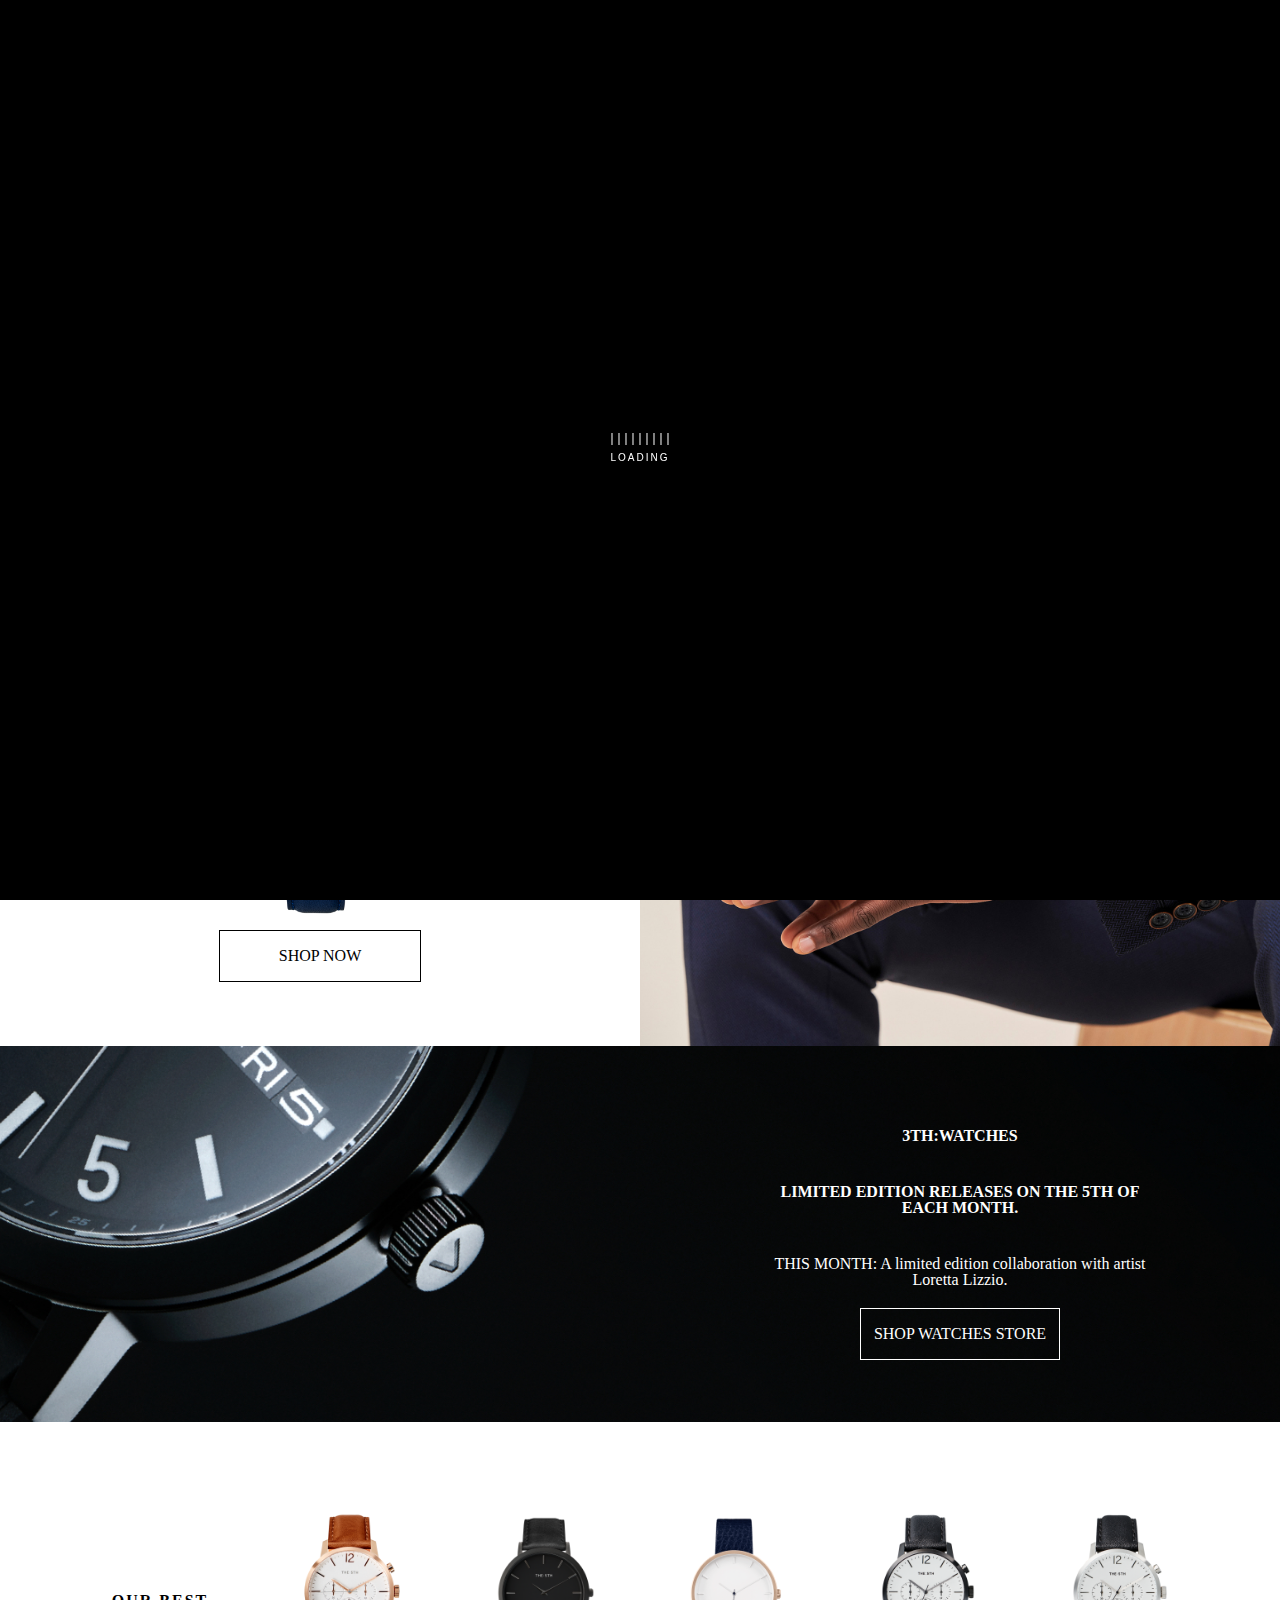
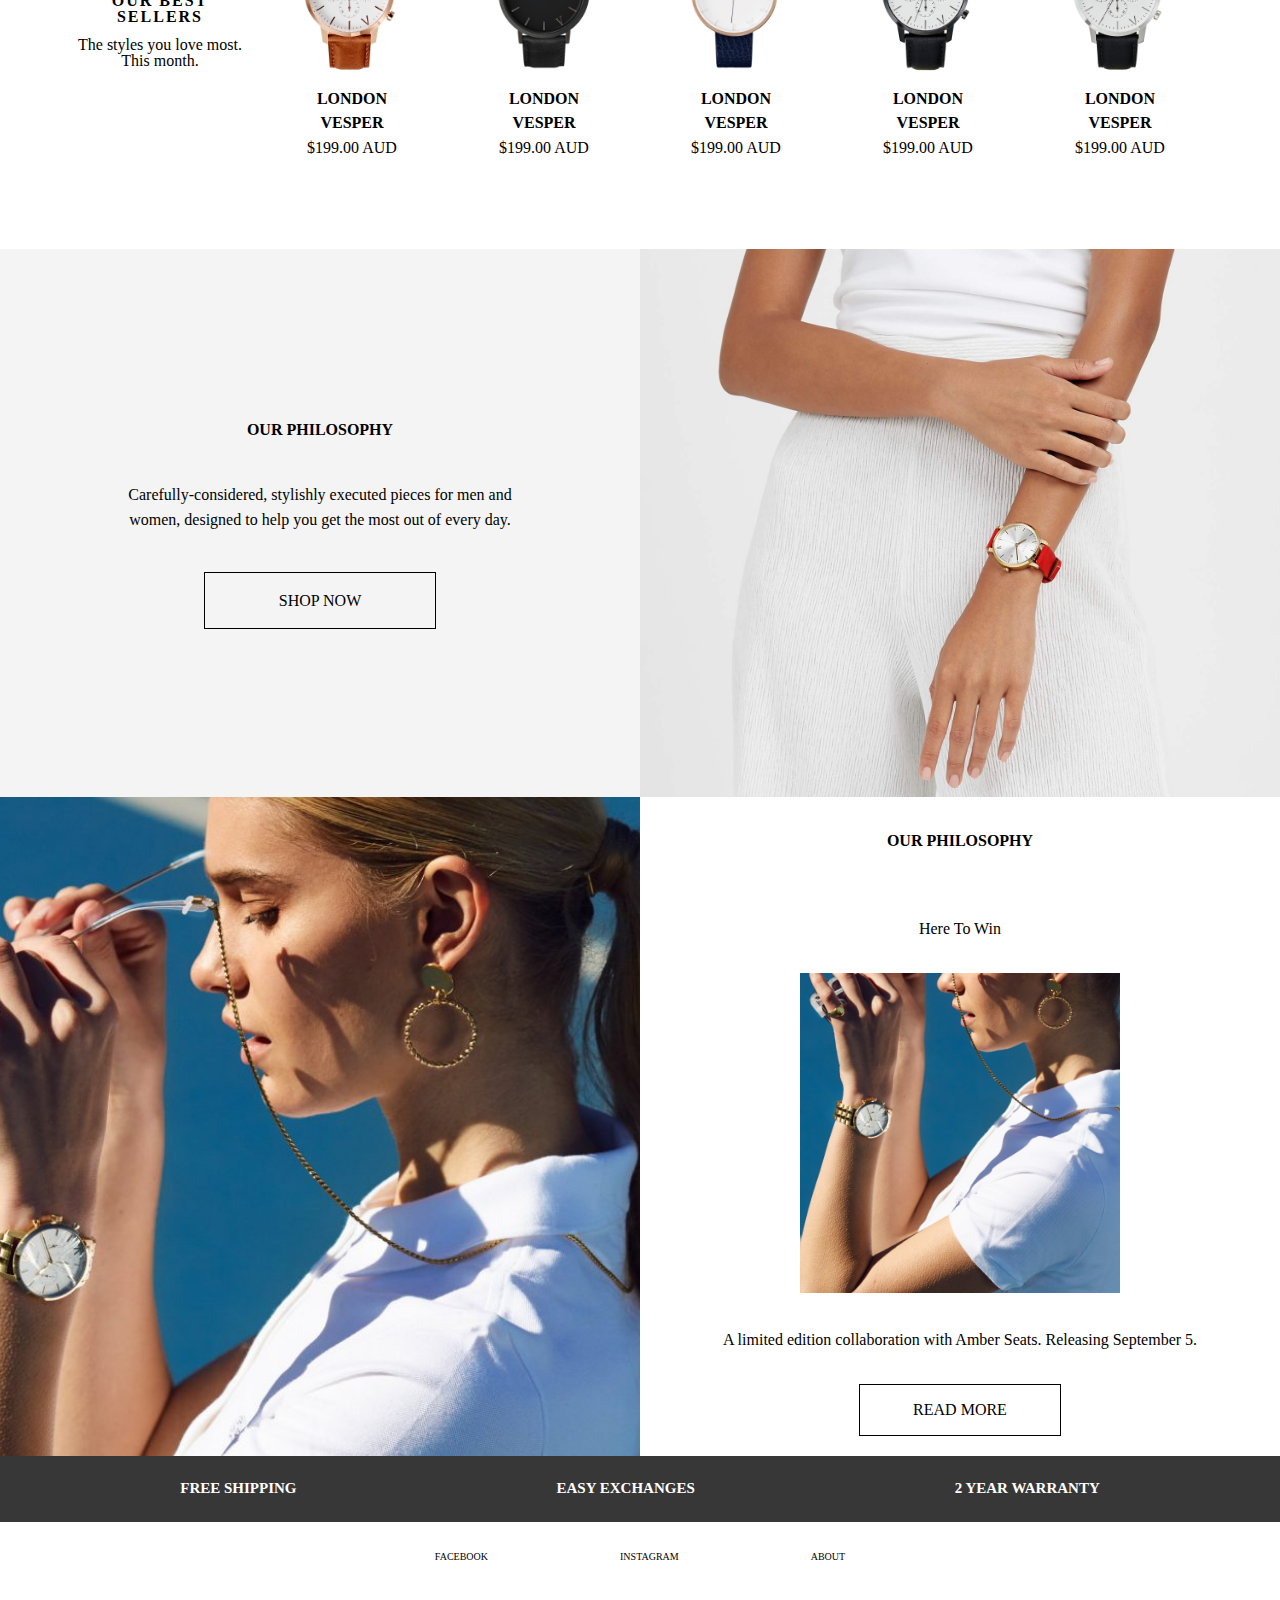
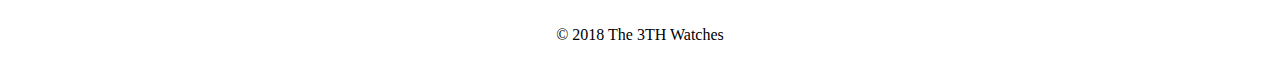
<file: index.html>
<!DOCTYPE html>
<html>

<head>
	<title>THE:3TH DESIRE</title>
	<meta charset="utf-8">
	<link rel="stylesheet" href="reset.css">
	<link rel="stylesheet" href="index.css">
	<meta name="viewport" content="width=device-width,initial-scale=1.0,
				maximum-scale=1.0,user-scalable=0,shrink-to-fit=no">
	<link href="https://fonts.googleapis.com/css?family=Crimson+Text:400,700|Playfair+Display:700" rel="stylesheet">
	<script src="https://ajax.googleapis.com/ajax/libs/jquery/2.1.3/jquery.min.js"></script>

	<script src="gotop.js"></script>
	<script src="loading.js"></script>





</head>

<body>
	<!--================ loading畫面 ================-->
	<div class="container" id="loading">
		<div class="preloader-1">
			<span class="line line-1"></span>
			<span class="line line-2"></span>
			<span class="line line-3"></span>
			<span class="line line-4"></span>
			<span class="line line-5"></span>
			<span class="line line-6"></span>
			<span class="line line-7"></span>
			<span class="line line-8"></span>
			<span class="line line-9"></span>
			<div class="loading">Loading</div>
		</div>
	</div>

	<!--================ 導覽列＋漢堡 ================-->
	<input type="checkbox" name="" id="menu-control">
	<header>
		<label class="hb" for="menu-control">
			<!-- <span class="hb-line"></span> -->
			<div id="nav-icon1">
				<span></span>
				<span></span>
				<span></span>
			</div>
		</label>
		<a id="logo1" href="index.html"><img src="logo.png" alt="LOGO"></a>
	</header>

	<nav>
		<ul class="menu">
			<li><a href="watches.html">
					<span class="menu-span">WATCHES</span>
				</a>
			</li>
			<li><a href="help.html">
					<span class="menu-span">GUIDE</span>
				</a></li>
			<li><a id="logo2" href="index.html"><img src="logo.png" alt="LOGO"></a></li>
			<li><a href="Journal.html">
					<span class="menu-span">JOURNAL</span>
				</a>
			</li>
			<li><a href="about.html">
					<span class="menu-span">ABOUT</span>
				</a>
			</li>
		</ul>
	</nav>
	<!--================ section1 ================-->
	<div class="space"></div>
	<div class="section1">
		<div class="wrapper s1-box clearfix">
			<div class="col-sm-12 col-md-6 ">
				<div class="s1-content-box">
					<p class="s1-title">STYLE</p>
					<p class="s1-text">It's a matter of black and white. Our design team has worked tirelessly to bring you pieces that
						will suit your style, no matter what it is.</p>
					<a href="watches.html">SHOP NOW</a>
				</div>
			</div>
		</div>
	</div>
	<!--================ section2 ================-->
	<!-- <div class="section2 clearfix">
		<div class="col-sm-12 col-md-6">
			<div class="s2-firstBox">
				<h2>NEW : PRODUCT</h2>
				<p>Our latest addition to the line.</p>
				<img src="picture/s2-item.png" alt="#">
				<h3>LONDON</h3>
				<h2>RIDER</h2>
				<div class="price">$199.00 AUD</div>
				<a href="#">SHOP NOW</a>
			</div>
		</div>
		<div class="s2-secondBox  col-sm-12 col-md-6"></div>
	</div> -->

	<div class="section2">
		<div class="s2-firstBox">
			<h2>NEW : PRODUCT</h2>
			<p>Our latest addition to the line.</p>
			<img src="picture/s2-item.png" alt="#">
			<a href="watches.html">SHOP NOW</a>
		</div>
		<div class="s2-secondBox"></div>
	</div>

	<!--================ section3 ================-->
	<div class="section3 clearfix">
		<div class="col-sm-12 col-md-6">
			<div class="s3-content">
				<h2>3TH:WATCHES</h2>
				<h3>LIMITED EDITION RELEASES ON THE 5TH OF EACH MONTH.
				</h3>
				<p>THIS MONTH: A limited edition collaboration with artist Loretta Lizzio.</p>
				<a href="#">SHOP WATCHES STORE</a>
			</div>
		</div>
	</div>
	<!--================ section4 ================-->
	<div class="section4 clearfix">
		<div class="col-sm-12 col-md-2">
			<div class="s4-content">
				<div class="s4-content-text">
					<h2>OUR BEST SELLERS</h2>
					<p>The styles you love most. This month.</p>
				</div>
			</div>
		</div>
		<div class="col-sm-12 col-md-2">
			<div class="s4-content">
				<div class="s4-content-product">
					<a href="watches.html">
						<img src="picture/s4-1.png" alt="#">
					</a>
					<h3>LONDON</h3>
					<h2>VESPER</h2>
					<div class="price">$199.00 AUD</div>
				</div>
			</div>
		</div>
		<div class="col-sm-12 col-md-2">
			<div class="s4-content">
				<div class="s4-content-product">
					<a href="watches.html">
						<img src="picture/s4-2.png" alt="#">
					</a>
					<h3>LONDON</h3>
					<h2>VESPER</h2>
					<div class="price">$199.00 AUD</div>
				</div>
			</div>
		</div>
		<div class="col-sm-12 col-md-2">
			<div class="s4-content">
				<div class="s4-content-product">
					<a href="watches.html">
						<img src="picture/s4-3.png" alt="#">
					</a>
					<h3>LONDON</h3>
					<h2>VESPER</h2>
					<div class="price">$199.00 AUD</div>
				</div>
			</div>
		</div>
		<div class="col-sm-12 col-md-2">
			<div class="s4-content">
				<div class="s4-content-product">
					<a href="watches.html">
						<img src="watches/s2-pd3.png" alt="#">
					</a>
					<h3>LONDON</h3>
					<h2>VESPER</h2>
					<div class="price">$199.00 AUD</div>
				</div>
			</div>
		</div>
		<div class="col-sm-12 col-md-2">
			<div class="s4-content">
				<div class="s4-content-product">
					<a href="watches.html">
						<img src="watches/s2-pd4.png" alt="#">
					</a>
					<h3>LONDON</h3>
					<h2>VESPER</h2>
					<div class="price">$199.00 AUD</div>
				</div>
			</div>
		</div>
	</div>
	<!--================ section5 ================-->
	<div class="section5">
		<div class="s5-firstBox">
			<h2>OUR PHILOSOPHY</h2>
			<p>Carefully-considered, stylishly executed pieces for men and women, designed to help you get the most out of every day.</p>
			<a href="watches.html">SHOP NOW</a>
		</div>
		<div class="s5-secondBox"></div>
	</div>
	<!--================ section6 ================-->
	<div class="section6">
		<div class="s6-secondBox"></div>
		<div class="s6-firstBox">
			<h2>OUR PHILOSOPHY</h2>
			<p>Here To Win</p>
			<img src="picture/s6-small.jpg" alt="#">
			<p>A limited edition collaboration with Amber Seats. Releasing September 5.
			</p>
			<a href="Journal.html">READ MORE</a>
		</div>
	</div>
	<!--================ goTop ================-->
	<a class="top">top</a>
	<!--================ section7 ================-->
	<div class="section7">
		<h3>FREE SHIPPING</h3>
		<h3>EASY EXCHANGES</h3>
		<h3>2 YEAR WARRANTY</h3>
	</div>
	<!--================ footer ================-->
	<div class="footer">
		<a href="#">FACEBOOK</a>
		<a href="#">INSTAGRAM</a>
		<a href="#">ABOUT</a>
		<p>© 2018 The 3TH Watches</p>
	</div>


	


</body>

</html>
</file>
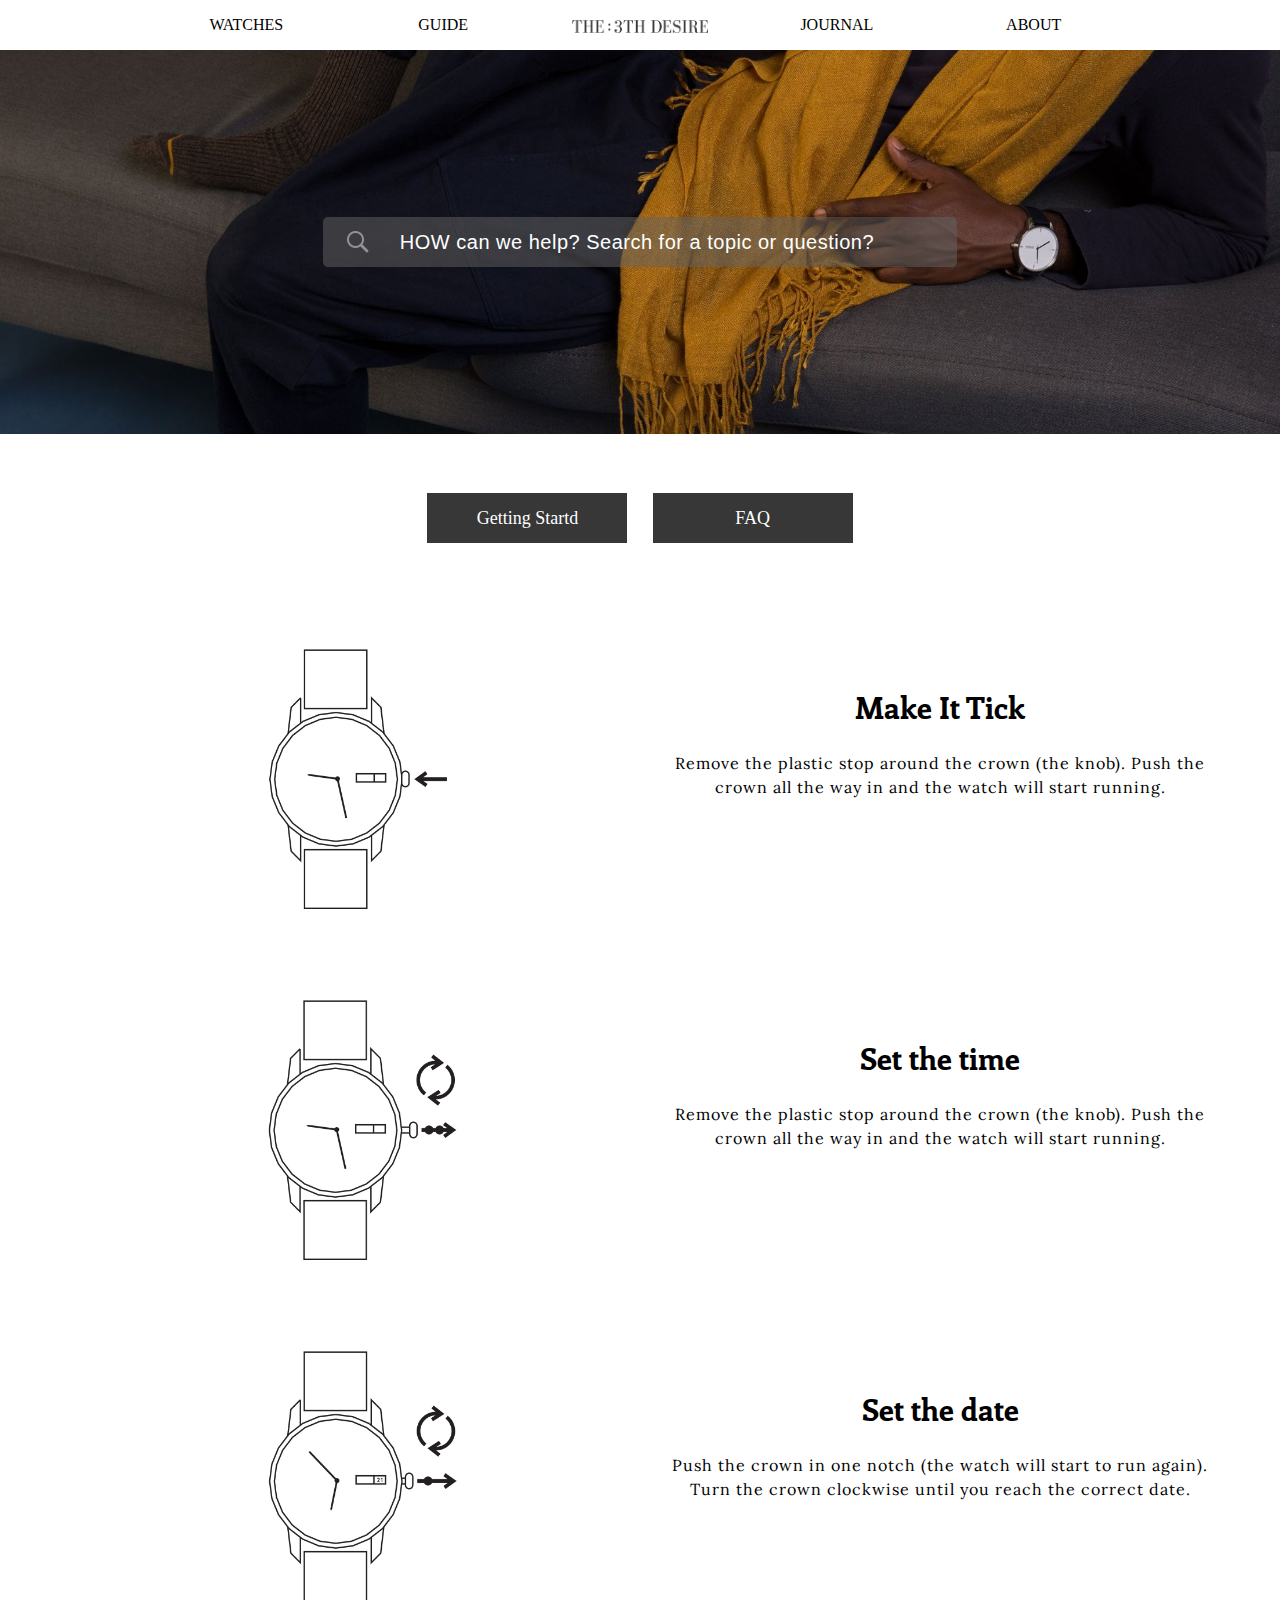
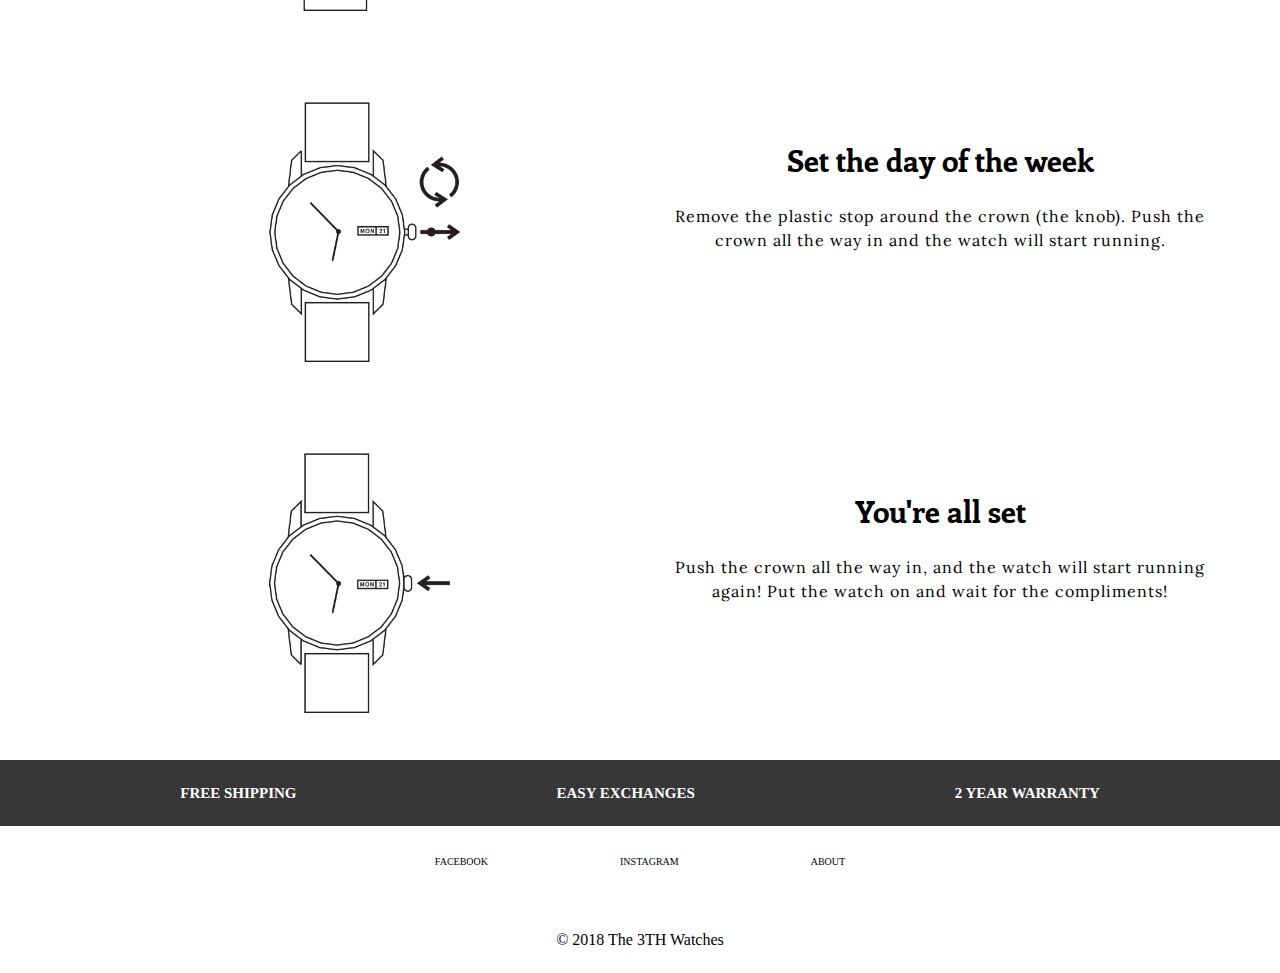
<file: help.html>
<!DOCTYPE html>
<html>

<head>
	<title>THE:3TH DESIRE</title>
	<meta charset="utf-8" />
	<meta http-equiv="X-UA-Compatible" content="IE=edge">
	<title>Page Title</title>
	<meta name="viewport" content="width=device-width, initial-scale=1">
	<link rel="stylesheet" href="index.css">
	<link rel="stylesheet" href="reset.css">
	<link href="https://fonts.googleapis.com/css?family=Lora" rel="stylesheet">
	<link href="https://fonts.googleapis.com/css?family=Enriqueta" rel="stylesheet">
	<script src="https://ajax.googleapis.com/ajax/libs/jquery/3.3.1/jquery.min.js"></script>
	<script src="slideToggle.js"></script>
	<script src="change.js"></script>
	<script src="http://ajax.googleapis.com/ajax/libs/jquery/2.1.3/jquery.min.js"></script>
	<script src="loading.js"></script>



</head>

<body>
<!--================ 導覽列＋漢堡 ================-->
<input type="checkbox" name="" id="menu-control">
<header>
	<label class="hb" for="menu-control">
		<!-- <span class="hb-line"></span> -->
		<div id="nav-icon1">
			<span></span>
			<span></span>
			<span></span>
		</div>
	</label>
	<a id="logo1" href="index.html"><img src="logo.png" alt="LOGO"></a>
</header>

<nav>
	<ul class="menu">
		<li><a href="watches.html">
				<span class="menu-span">WATCHES</span>
			</a>
		</li>
		<li><a href="help.html">
				<span class="menu-span">GUIDE</span>
			</a></li>
		<li><a id="logo2" href="index.html"><img src="logo.png" alt="LOGO"></a></li>
		<li><a href="Journal.html">
				<span class="menu-span">JOURNAL</span>
			</a>
		</li>
		<li><a href="about.html">
				<span class="menu-span">ABOUT</span>
			</a>
		</li>
	</ul>
</nav>
	<!--================ help-section1 ================-->
	<div class="space"></div>
	<div class="col-md-12">
		<div class="help-section1">
			<input type="text" class="search" placeholder="HOW can we help? Search for a topic or question? ">
		</div>
	</div>
	<div class="help-wrapper FAQ-box clearfix">
		<div class=" help-section2 col-sm-12 col-md-12">
			<div class="help-s2-title">
				<div class="btn-b">Getting Startd</div>
				<span class="btn-a">FAQ</span>
			</div>
		</div>
		<div class="help-FAQ-container">
			<div class="col-sm-12 col-md-12">
				<p class="FAQ-title">The Watch</p>
			</div>
			<div class="col-sm-12 col-md-12">
				<h2 class="FAQ-question1">How do I start the watch?</h2>
			</div>
			<div class=" col-sm-12 col-md-12">
				<p class="FAQ-ans1">Remove the plastic stop around the crown (the knob). Push the crown all the way in and the watch will start running.</p>
			</div>

			<div class=" col-sm-12 col-md-12">
				<h2 class="FAQ-question2">How do I see the time? </h2>
			</div>
			<div class="col-sm-12 col-md-12">
				<p class="FAQ-ans2 ">Pull the crown out to notch 2 (two clicks from fully pushed in, the watch will stop running). Turn
					the crown clockwise until the day of the week starts to change and you get to 12 o’clock. This is midnight (the watch
					is on a 24-hour cycle so it knows the difference between noon and midnight). Keep rotating the crown clockwise until
					you get to the correct time. If you’re setting the watch in the afternoon then remember that you’ll have to pass 12
					o’clock.
				</p>
			</div>
			<div class="col-sm-12 col-md-12">
				<h2 class="FAQ-question3">How do I set the date? </h2>
			</div>
			<div class="col-sm-12 col-md-12">
				<p class="FAQ-ans3">Push the crown in one notch (the watch will start to run again). Turn the crown clockwise until you
					reach the correct date.
				</p>
			</div>
			<div class=" col-sm-12 col-md-12">
				<h2 class="FAQ-question4">How do I set the date of week? </h2>
			</div>
			<div class=" col-sm-12 col-md-12">
				<p class="FAQ-ans4">With the knob still pulled out to the first notch, turn the knob counter-clockwise until you reach
					the correct day of the week in your desired language. Note: The alternate language will be visible around midnight while
					the day switches over. Don’t worry, once you’ve chosen your language the watch will stay in that language.</p>
			</div>
			<div class=" col-sm-12 col-md-12">
				<h2 class="FAQ-question5">Which size is right for me?</h2>
			</div>
			<div class=" col-sm-12 col-md-12">
				<p class="FAQ-ans5">The Tinker watch comes in three sizes. The small is understated, the medium is classic, and the large
					is boss-like.Choosing the right size watch is very important. That's why we created a printable sizing guide! Just print
					out our handy size guides at 100% scale, and you can compare the three sizes to your wrist. Size Guide - Standard Straps
					Size Guide- Quick-Release Straps
				</p>
			</div>
		</div>
		<!--================ help-section2================-->
		<div class="getting-started">
			<div class="help-wrapper clearfix">
				<div class="help-gt-box clearfix">
					<div class="help-started-pic col-sm-12 col-md-6">
						<img src="help/help-s2-1.jpeg" alt="#">
					</div>
					<div class=" col-sm-12 col-md-6">
						<div class="help-start-title">
							<h2>Make It Tick</h2>
							<p>Remove the plastic stop around the crown (the knob). Push the crown all the way in and the watch will start running.</p>
						</div>
					</div>
				</div>
				<div class="help-gt-box clearfix">
					<div class="help-started-pic col-sm-12 col-md-6">
						<img src="help/help-s2-2.jpeg" alt="#">
					</div>
					<div class=" col-sm-12 col-md-6">
						<div class="help-start-title">
							<h2>Set the time</h2>
							<p>Remove the plastic stop around the crown (the knob). Push the crown all the way in and the watch will start running.</p>
						</div>
					</div>
				</div>
				<div class="help-gt-box clearfix">
					<div class="help-started-pic col-sm-12 col-md-6">
						<img src="help/help-s2-3.jpeg" alt="#">
					</div>
					<div class=" col-sm-12 col-md-6">
						<div class="help-start-title">
							<h2>Set the date</h2>
							<p>Push the crown in one notch (the watch will start to run again). Turn the crown clockwise until you reach the correct
								date.
							</p>
						</div>
					</div>
				</div>
				<div class="help-gt-box clearfix">
					<div class="help-started-pic col-sm-12 col-md-6">
						<img src="help/help-s2-4.jpeg" alt="#">
					</div>
					<div class=" col-sm-12 col-md-6">
						<div class="help-start-title">
							<h2>Set the day of the week</h2>
							<p>Remove the plastic stop around the crown (the knob). Push the crown all the way in and the watch will start running.</p>
						</div>
					</div>
				</div>
				<div class="help-gt-box clearfix">
					<div class="help-started-pic col-sm-12 col-md-6">
						<img src="help/help-s2-5.jpeg" alt="#">
					</div>
					<div class=" col-sm-12 col-md-6">
						<div class="help-start-title">
							<h2>You're all set</h2>
							<p>Push the crown all the way in, and the watch will start running again! Put the watch on and wait for the compliments!</p>
						</div>
					</div>
				</div>

			</div>
		</div>
	</div>
	<!--================ help section3 ================-->
	<div class="section7">
		<h3>FREE SHIPPING</h3>
		<h3>EASY EXCHANGES</h3>
		<h3>2 YEAR WARRANTY</h3>
	</div>
	<!--================ footer ================-->
	<div class="footer">
		<a href="#">FACEBOOK</a>
		<a href="#">INSTAGRAM</a>
		<a href="#">ABOUT</a>
		<p>© 2018 The 3TH Watches</p>
	</div>










</body>

</html>
</file>
<file: index.css>
.col-sm-1, .col-sm-2, .col-sm-3, .col-sm-4, .col-sm-5, .col-sm-6, 
.col-sm-7, .col-sm-8, .col-sm-9, .col-sm-10, .col-sm-11, .col-sm-12{
box-sizing: border-box;
padding-left: 10px;
padding-right: 10px;
float: left;
}

/* =============loading畫面================*/
.loading{
	color: #fff;
	margin: 5px 0;
	text-transform: uppercase;
	text-align: center;
	font-family: 'Arial', sans-serif;
	font-size: 10px;
	letter-spacing: 2px;
  }
  .container{
	  background: #000;
	  width: 100vw;
	  height: 100vh;
	  position: fixed;
	  z-index: 11;
  
  }
  
  .preloader-1 {
	  position: fixed;
	  top: 50%;
	  left: 50%;
	  transform: translate(-50%,-50%);
  }
  
  .preloader-1 .line {
	width: 1px;
	height: 12px;
	background: #fff;
	margin: 0 1px;
	display: inline-block;
	animation: opacity-1 1000ms infinite ease-in-out;
  }
   .preloader-1 .line-2 { animation-delay: 600ms; }
   .preloader-1 .line-1 { animation-delay: 800ms; }
   .preloader-1 .line-3 { animation-delay: 400ms; }
   .preloader-1 .line-4 { animation-delay: 200ms; }
   .preloader-1 .line-6 { animation-delay: 200ms; }
   .preloader-1 .line-7 { animation-delay: 400ms; }
   .preloader-1 .line-8 { animation-delay: 600ms; }
   .preloader-1 .line-9 { animation-delay: 800ms; }
  

  @keyframes opacity-1 { 
	0% { 
	  opacity: 1;
	  height: 15px;
	}
	50% { 
	  opacity: 0;
	  height: 12px;
	}
	100% { 
	  opacity: 1;
	  height: 15px;
	}  
  }
.container{animation: fadeOut 500ms 1100ms ease-in-out;}

@keyframes fadeOut{
	100%{opacity:0;}
}



/* =============共同設定================*/
/* *{ outline: 1px solid #f00; } */

.clearfix:after {
	content: '';
	display: block;
	clear: both;
}
.hide{
	width: 0;
	height: 0;
	overflow: hidden;
}

:root{
	--black_bkc:#000;
	--text_white:#fff;
	--text-black:#000;
	--hb_color:#000;
	--navbg:#fff;
	--header:#fff;
}
/* =============字型=============*/

/* ============字型大小===========*/

/* ============goTop===========*/
.top{
	cursor:pointer;
	display: block;
	position: fixed;
	right: 1%;
	bottom: 5%;
	width: 50px;
	height: 50px;
	color: #fff;
	background-color: #000;
	text-align: center;
	line-height: 50px;
	}
.top:before{
	content: '';
	display: block;
	position: absolute;
	top: 50%;
	left: 50%;
	width: 60px;
	height: 60px;
	border:1px solid #ccc;
	transform: translate(-50%,-50%);

}

/* ===========section1(共同設定)=========== */
.space{
	width: 100%;
	height: 50px;
}
.section1{
	background-image:url("picture/s1-bg.jpeg");
	background-position:center ;
	background-size: 100% auto; 
	background-repeat: no-repeat;
}
	
	.section1{text-align:center;}

	.s1-content-box{
		display: block;
		margin: auto;
		padding:20.833% 0;
	}
	.s1-text{
		margin: 50px 0;
		line-height: 1.5;
		color:#fff;
	}

	.s1-content-box a{margin-top: 10px;}
	.s1-content-box p{color:#fff}
 	
	.section1 .s1-box .col-sm-12 a{
		display: block;
		margin: auto;
		line-height: 50px;
		text-decoration: none;
		width: 200px;
		height: 50px;
		border: 1px solid #fff;
		color:#fff;
	}
	/* ===========section2(共同設定)=========== */
	.section2{display: flex;}
	
	.s2-firstBox{width: 50%;}

	.s2-firstBox{text-align: center;}


	.s2-firstBox a{
		display: block;
		margin: auto;
		line-height: 50px;
		text-decoration: none;
		width: 200px;
		height: 50px;
		border: 1px solid #000;
		color:#000;
	}


	/* ===========section3(共同設定)=========== */
	.s3-content{
		text-align: center;
		padding: 10% 0;	
	}

	.s3-content h2,
	.s3-content h3,
	.s3-content p{
		color:var(--text_white);
		padding: 5% 0;
	}
	.s3-content a{ 
	display:block;
	margin: auto;
	line-height: 50px;
	text-decoration: none;
	width: 49.504%;
	height: 8.333%;
	border: 1px solid #fff;
	color:#fff;
	}

 /* ===========section4(共同設定)=========== */

	 .s4-content-text{
		 text-align: center;
	 }
	 .s4-content-text h2{
		 margin: 12px 0;
		 font: 14px;
		 letter-spacing: 2px;
	 }
	 .s4-content-text p{
		 margin-bottom: 36px;
	 }

	 .s4-content-product{text-align: center;}

	 .s4-content-product img{width: 60%;}
	

 /* ===========section5(共同設定)=========== */
	 .section5{
		background-color:#f4f4f4; 
		text-align: center;
	 }
	 /* .s5-firstBox {
		 margin: auto;
		 line-height: 25px;
	 } */
	 .s5-firstBox h2,
	 .s5-firstBox p{
		padding-top: 10%;
	 }
	 
	 .s5-firstBox a{
		 width: 200px;
		 display: block;
		 padding: 15px;
		 margin:10% auto;
		 text-decoration: none;
		 color:#000;
		 border:1px solid #000;
		 transition:.5s;
	 }

 /* ===========section6(共同設定)=========== */
 .section6{display: flex;}

.s6-firstBox,.s6-secondBox{width: 50%;}

.section6{
	text-align: center;
}

.s6-firstBox img{
	width: 80%;
}
.s6-firstBox a{
	display: block;
	margin: auto;
	line-height: 50px;
	text-decoration: none;
	width: 200px;
	height: 50px;
	border: 1px solid #000;
	color:#000;
}

.s6-firstBox h2,
.s6-firstBox p{
	padding: 5% 0;
	line-height: 1.5;
}

/* ===========section7(共同設定)=========== */
 .section7{background-color:#373737;}

 .section7 h3{color: #fff;}

/* ===========footer(共同設定)=========== */
.footer	{
	text-align: center;
	padding: 2% 0;
}

.footer a {
	color:black;
	text-decoration: none;
	font-size: 10px;
	padding: 0 5%;
}
.footer p{
	display: block;
	margin-top: 5%;
}

/* ===========footer(共同設定)=========== */


/* ===========watches section1(共同設定)=========== */
.space{height: 50px;}

.watch-section1{background-image: url("watches/s1-bg.jpeg");}


/* ===========watches section2(共同設定)=========== */
.section2-product1,
.section2-product3{
	background-color:#f5f5f5; 
	text-align: center;
}
.section2-product2,
.section2-product4{
	text-align: center;
}
.s2-img-box{
	position: relative;
	top: 0;
	right: 0;
	bottom: 0;
	left: 0;
	margin: auto;

}

.pic-hover{
	width:100%;
	height:100%;
	position: absolute;
	top: 0;
	right: 0;
	bottom: 0;
	left: 0;
	margin: auto;
	opacity: 0;
}

.s2-img-box:hover .pic-hover{
	opacity:1;

	}
.s2-img-box:hover  img{opacity: .5;}
.s2-pic-a:hover {
	background-color:#373737;
	color:#fff;
}


/* ===========About section1(共同設定)=========== */
.about-section1{
	display: flex;
}

.about-s1-first{
	background-color: #373737;
	width: calc(50vh -50px) 0 ;
}

.about-s1-first h2{
	color:#fff;
	font-size: 25px;
	text-align: center;
	padding: 50% 0;
}

.about-s1-second{
	background-repeat:no-repeat; 
	background-position:center center;
	background-size:cover; 
	animation: ab-s1  10s 1s infinite  alternate;
}

@keyframes ab-s1{
	
	0% { background-image: url("about/s1-1.jpg"); 
		 z-index:  1; 
	}
	
	20% { background-image: url("about/s1-2.jpg"); 
		z-index:  2; 
    }

	40%{
		background-image: url("about/s1-3.jpg");
		z-index: 3;
	}

	60%{
		background-image: url("about/s1-4.jpg");
		z-index: 4;
	}
	80%{
		background-image: url("about/s1-5.jpg");
		z-index: 5;
	}
	100% { background-image: url("about/s1-5.jpg");
      	   z-index: 5;
	}
}
/* ===========About section2(共同設定)=========== */

.about-section2{
	display: flex;
}
.about-s2-first{
	background-color: #373737;
	width: calc(50vh -50px) 0 ;
}
.about-s2-first{
	text-align: center;
	width: 100px;
}

.about-s2-first a{
	display: block;
	margin: 5% auto;
	text-align: center;
	line-height: 40px;
	text-decoration: none;
	width: 40%;
	border: 1px solid #fff;
	color:#fff;
	font-size: 10px;
}
.about-s2-first h2,.ab-s2-text{
	padding: 10% 0;
}

.about-s2-first h2,.about-s2-first h3,.ab-s2-text{
	color:#fff;
}
.about-s2-first h2{
	margin: auto;
	font-size: 20px;
	line-height: 40px;
}
/* ===========About section3(共同設定)=========== */
.about-section3{display: flex;}

.about-s3-first{
	background-color: #ffa998;
	width: calc(50vh -50px) 0 ;
}
.about-s3-first{
	text-align: center;
	width: 100px;
}

.about-s3-first h2,.ab-s3-text{padding: 10% 0;}

.ab-s3-content h2,.ab-s3-text{color:#fff;}

.fab{
	color:#fff;
	display:  block;
	width: 25px;
	height: 25px;
	border: 1px solid #fff;
	border-radius:100%; 
	line-height: 25px;
}
.ab-s3-ul li{
	display: inline-block;
	padding: 0 5%;
}

.ab-s3-ul li a{text-decoration: none;}

/* ===========About section4(共同設定)=========== */

.about-section4{display: flex;}

.about-s4-first{
	background-color:#f5f5f5;
	width: calc(50vh -50px) 0 ;
}
.about-s4-first{
	text-align: center;
}
.ab-s4-text{
	color: #000;
}

.about-s4-first h2,.ab-s4-text{padding: 10% 0;}

.ab-s4-content h2,.ab-s4-text{color:#000;}

.ab-s4-ul li{
	display: inline-block;
	padding: 0 5%;
}

.ab-s4-ul li a{text-decoration: none;}

/* ===========Journal section1(共同設定)=========== */
.journal-section1{background-color:#f4f4f4;}
.journal-s1-content{
	
margin: auto;
}
.content-wrapper{
	box-sizing: border-box;
	background-color: #fff;
	width: 100%;
	padding: 4%;
}

.content-wrapper a .journal-pic,
.content-wrapper a .journal-pic1,
.content-wrapper a .journal-pic2,
.content-wrapper a .journal-pic3,
.content-wrapper a .journal-pic4,
.content-wrapper a .journal-pic5
{
	transition: .3s ease-in-out;
}
.content-wrapper a .journal-pic:hover,
.content-wrapper a .journal-pic1:hover,
.content-wrapper a .journal-pic2:hover,
.content-wrapper a .journal-pic3:hover,
.content-wrapper a .journal-pic4:hover,
.content-wrapper a .journal-pic5:hover{
	transform: scale(.95);
}

.journal-pic{background-image: url("Journal/j-1.jpeg");}
.journal-pic1{background-image:url("Journal/j-2.jpeg");}
.journal-pic2{background-image:url("Journal/j-3.jpeg");}
.journal-pic3{background-image:url("Journal/j-4.jpeg");}
.journal-pic4{background-image:url("Journal/j-5.jpeg"); }
.journal-pic5{background-image:url("Journal/j-6.jpeg"); }

.journal-pic,.journal-pic1,.journal-pic2,.journal-pic3,.journal-pic4,.journal-pic5{
	background-position: center center;
	background-size: cover;
	padding: 50% 0 ;
	width: 90%;
	margin: auto;
}

.journal-text a{
	display: block;
	text-align: left;
	color:#000;
	margin: 5% 2%;
	text-decoration: none;
	font-family: 'Lora', serif;
	font-weight: 1000;
	font-size: 18px;
}

.jouranl-title,.journal-text{
	width: 85.066%;
	margin: auto;
}

.jouranl-title h1,.jouranl-title p{
	line-height: 2;
	text-align: center;
	margin: 1% 2%;
	font-family: 'Lora', serif;
	font-size: 14px;
}

.journal-text h3,.journal-text p{
	text-align: left;
	margin: 5% 2%;
	line-height: 1.5;
	font-family: 'Enriqueta', serif;
	font-weight: 100;
	font-size: 14px;

}

/* ===========Help section1(共同設定)=========== */
.help-section1{
	background-image: url("help/help-1.jpeg");
	background-repeat:no-repeat; 
	background-position:center center;
	background-size:cover; 
	padding-bottom: 30% ;
	margin: auto;
	position: relative;
}


.help-section1 input{
	width: 41.666%;
	height: 2.5%;
	-webkit-border-radius: 5px;
	border-radius: 5px;
	display: block;
	margin: auto;
	background: url("help/search.png") no-repeat 3% 45% rgba(100,100,100,.5) ;
	padding: 20px 50px;
	font-size: 20px;
	border:0px;
	display: block;
	position: absolute;
	top: 0;
	right: 0;
	bottom: 0;
	left: 0;
	margin: auto;
	vertical-align: middle;
	}
.help-section1 input::-webkit-input-placeholder{
	text-align: center;
	color:#fff;
	letter-spacing: 0.5px;
}



.FAQ-title {
	font-size: 25px;
	display: block;
	margin:5% auto;
	width: 41.666%;
}

.FAQ-question1,.FAQ-question2,.FAQ-question3,
.FAQ-question4,.FAQ-question5{
	display:block;
	border-bottom:1px solid #ccc; 
	font-size: 25px;
	margin:2% auto;
	padding: 5% 0;	
}
.FAQ-ans1,.FAQ-ans2,.FAQ-ans3,.FAQ-ans4,.FAQ-ans5{
	display: none;
	padding: 50px;
	margin: auto;
	line-height: 1.5;
}
.help-s2-title {
	text-align: center;
	margin: 5%;

}
.help-s2-title .btn-b,
.help-s2-title .btn-a{
	display: inline-block;
	cursor: pointer;
	font-size: 18px;
	width: 200px;
	height: 50px;
	line-height: 50px;
	color:#fff;
	background-color: #373737;
	position: relative;
	overflow: hidden;
	margin: 0 1%;
}
.help-s2-title .btn-b:before,
.help-s2-title .btn-a:before{
	content: '';
	background : linear-gradient(rgba(255,255,255,255),rgba(204,204,204,204));
	width : 200px;
	height : 50px;
	transform : rotate(40deg);
	transition : .5s;
	position:absolute;
	left: -100%;
	top: 15%;
	opacity : 0;
}
.help-s2-title .btn-b:hover:before,
.help-s2-title .btn-a:hover:before{
	left: 100%; 
	opacity: 0.5;
}


/* ===========Help section2(共同設定)=========== */
.help-FAQ-container{
	display: none;
}

.help-started-pic {
	margin: auto;
	text-align: center;
}
.help-started-pic img{width: 100%;}
.help-start-title{
	text-align: center;
	font-family: 'Enriqueta', serif;
}
.help-start-title h2{font-size: 36px;}
.help-start-title p{
	font-size: 16px;
	line-height: 1.5;
	padding: 5% 0;
	letter-spacing: 1px;
	font-family: 'Lora', serif;

}
	
	/* smart-phone */
	@media screen and (max-width:767px){
		.col-sm-1{ width: 8.333333%; }
		.col-sm-2{ width: 16.666666%; }
		.col-sm-3{ width: 25%; }
		.col-sm-4{ width: 33.333333%; }
		.col-sm-5{ width: 41.666666%; }
		.col-sm-6{ width: 50%; }
		.col-sm-7{ width: 58.333333%; }
		.col-sm-8{ width: 66.666666%; }
		.col-sm-9{ width: 75%; }
		.col-sm-10{ width: 83.333333%; }
		.col-sm-11{ width: 91.666666%; }
		.col-sm-12{ width: 100%; }

	/* =============導覽列＋漢堡(smartPhone)=============*/
	#menu-control{display: none;}

	.hb{
		box-sizing: border-box;
		display:inline-block;
		width: 50px;
		height: 50px;
		/* border: 1px solid var(--hb_color); */
		vertical-align: top;
		position: absolute;
		top: 0;
		left: 10px;
	}
	/* .hb-line{
		display: block;
		width: 30px;
		height: 2px;
		background-color:var(--hb_color);
		position: absolute;
		right: 0;
		bottom: 0;
		left: 0;
		top: 0;
		margin: auto;
	}
	.hb-line:before{
		content:'';
		display: block;
		width: 30px;
		height: 2px;
		background-color:var(--hb_color);
		position: absolute;
		bottom: 0;
		left: 0;
		top: -20px;
		right: 0;
		margin: auto;
	}
	.hb-line:after{
		content:'';
		display: block;
		width: 30px;
		height: 2px;
		background-color:var(--hb_color);
		position: absolute;
		bottom: 0;
		left: 0;
		top: 20px;
		right: 0;
		margin: auto;
		} */
		#nav-icon1{
			width: 60px;
			height: 45px;
			position: relative;
			margin: 5px auto;
			transform: rotate(0deg);
			transition: .5s ease-in-out;
			cursor: pointer;
		  }
		  
		  #nav-icon1 span{
			display: block;
			position: absolute;
			height: 2px;
			width: 60%;
			background: #000;
			border-radius: 3px;
			opacity: 1;
			left: 0;
			transform: rotate(0deg);
			transition: .25s ease-in-out;
		  }
		  
		  #nav-icon1 span:nth-child(1) {
			top: 7px;
		  }
		  
		  #nav-icon1 span:nth-child(2) {
			top: 19px;
		  }
		  
		  #nav-icon1 span:nth-child(3) {
			top: 30px;
		  }
		  
		  #nav-icon1.open span:nth-child(1) {
			top: 18px;
			transform: rotate(135deg);
		  }
		  
		  #nav-icon1.open span:nth-child(2) {
			opacity: 0;
			left: -60px;
		  }
		  
		  #nav-icon1.open span:nth-child(3) {
			top: 18px;
			transform: rotate(-135deg);
		  }

	header{
		width: 100%;
		height: 50px;
		background-color:var(--navbg);
		line-height: 50px;
		text-align:center;
		position: fixed;
		z-index: 10;
		display:block;
		}
	nav{
		background-color:#333; 
		position: fixed;
		top: -150%;
		left: 0px;
		width: 100%;
		height: 100vh;
		transition: 1s;
		z-index: 9;
	}
	
	.menu li{
		width: 100%;
		text-align: center;
		line-height: 50px;
	}
	.menu li a{
		display: block;
		text-decoration: none;
		color:#fff;
		padding-top:30px;
		}
	#logo1{
		display:inline-block;
		width: 150px;	
		}
	#logo1 img{width: 100%;}

	#logo2{display: none;}

	#menu-control:checked~nav{top: 50px;}

	/* ===========index section1(smart-phone)=========== */
	.section1{background-size: auto 150%;}
	/* ===========index section2(smart-phone)=========== */
	.s2-firstBox{width: 100%;}

	.section2{flex-direction: column;}

	.s2-firstBox h2{margin: 10% 0;}

	.section2 img{margin: 10% 0;}

	.s2-firstBox a{margin-bottom:10%;}

	.s2-firstBox img{width: 70%;}
	

	/* ===========index section3(smart-phone)=========== */
	.section3{
		background-image:url("picture/s3-sm-bg.jpg");
		background-size:fill;
	}
	.s3-content a{ 
		width:55%;
		height: 8.333%;
		}
	.s3-content{padding: 30% 0;}
		
	/* ===========index section4(smart-phone)=========== */
		.s4-content-text{margin-top: 10%;}

		.s4-content-product h3,
		.s4-content-product h2,
		.s4-content-product .price{margin: 3% 0;}

		.s4-content{margin-bottom: 10%;}

/* ===========index section5(smart-phone)=========== */
		.s5-firstBox {
			padding: 30% 0;
			width: 300px;
			margin: auto;
			line-height: 25px;
		}
/* ===========index section6(smart-phone)=========== */
.s6-secondBox{display: none;}

.s6-firstBox{
	width: 100%;
	margin-bottom: 10%;
}

.section6{
	width: 300px;
	margin: auto;
}

/* ===========index section7(smart-phone)=========== */
.section7{
	text-align: center;
	padding: 1% 0;
}
.section7 h3{
	margin: 5% 0;
	font-size: 12px;
}
/* ===========footer(smart-phone)=========== */

.top{
	bottom: 30%;
	right: 3%;
}

/* ===========footer(smart-phone)=========== */


/* =========watches section1(smart-phone)========= */
.watch-section1{
	background-position: center center;
	background-repeat:no-repeat; 
	background-size: auto 100%;
	padding-bottom: 30% ;
}
h1{
	display: block;	
	text-align: center;
	padding: 5% 0;
}

/* =========watches section2(smart-phone)========= */
.s2-sm-title p{
	text-align: center;
	padding: 2% 0;
	font-size: 10px;
}
/* .arrow .arrow-shape:after{
	display: inline-block;
	content: '';
	width: 0;
	height: 0;
	border-top: 10px solid #000;
	border-left: 10px solid transparent;
	border-right: 10px solid transparent;
} */

.s2-pdContent h2{margin: 10% 0;}

.s2-pdContent {margin-bottom: 10%;}

.s2-pdContent img{width: 100%;}



.s2-pdContent p{
	text-align: center;
	font-size: 10px;
	margin: 10% 0;
}
.s2-pdtitle-a{
		display: block;
		margin: 5% auto;
		text-align: center;
		line-height: 25px;
		text-decoration: none;
		width: 80%;
		height: 13.333%;
		border: 1px solid #000;
		color:#000;
		font-size: 10px;
}
.s2-titleTop{
	position: relative;
	top: 50px;
}
.section2-product2{text-align: center;}

.cancle-float {float:none;}

/* =========About section1(smart-phone)========= */

.about-section1{flex-direction: column;}

.about-s1-second{padding: 50% 0;}

/* =========About section2(smart-phone)========= */
.about-section2{flex-direction: column;}

.about-s2-first{padding: 20% 0;}

.ab-s2-text{line-height: 30px;}

.ab-s2-content{
	width: 300px;
	margin: auto;
}
/* =========About section3(smart-phone)========= */
.about-section3{flex-direction: column;}

.about-s3-first{padding: 20% 0;}

.ab-s3-text{line-height: 30px;}

.ab-s3-content{
	width: 300px;
	margin: auto;
}

/* =========About section4(smart-phone)========= */

.about-section4{flex-direction: column;}

.about-s4-first{padding: 20% 0;}

.ab-s4-text{line-height: 30px;}

.ab-s4-content{
	width: 300px;
	margin:auto;	
	text-align: center;
	padding: 15% 0;
}
.about-s4-first{display: none;}

.about-s4-second{background-color:#f4f4f4; }

/* =========Journal section1(smart-phone)========= */


/* =========help section1(smart-phone)========= */
.help-section1 input{display:none;}
.help-section1{padding-bottom: 50%;}
.help-s2-title .btn-b,
.help-s2-title .btn-a{
	display: inline-block;
	cursor: pointer;
	font-size: 18px;
	width: 200px;
	height: 50px;
	line-height: 50px;
	color:#fff;
	background-color: #373737;
	position: relative;
	overflow: hidden;
	margin: 5% 0;
}
	}

	/* Destop */
	@media screen and (min-width:768px){
	.col-md-1{ width: 8.333333%; }
	.col-md-2{ width: 16.666666%; }
	.col-md-3{ width: 25%; }
	.col-md-4{ width: 33.333333%; }
	.col-md-5{ width: 41.666666%; }
	.col-md-6{ width: 50%; }
	.col-md-7{ width: 58.333333%; }
	.col-md-8{ width: 66.666666%; }
	.col-md-9{ width: 75%; }
	.col-md-10{ width: 83.333333%; }
	.col-md-11{ width: 91.666666%; }
	.col-md-12{ width: 100%; }


	/* =============導覽列＋漢堡(Destop)=============*/
	#logo1 {display: none;}
	.menu li #logo{display: none;}	
	 #menu-control{ display: none;}
	 
	 #logo2{vertical-align: middle;}

	 #logo2 img{
		 width: 100%;
		 vertical-align: middle;
	 }
	 .menu{ background-color: #fff;}
	 nav{
		 text-align: center;
		 font-size: 0;
		 position: fixed;
		 top: 0;
		 right: 0;
		 margin: auto;
		 left: 0;
		 z-index: 10;
		}

	.menu li{
		display:inline-block;
		width: 10.666%;
		height: 4.166%;
		text-align: center;
		line-height: 50px;
		margin: 0 2.2%;
		position: relative;
	}

	.menu li:before{
		content: '';
		display: block;
		width: 0;
		height: 0px;
		background-color:#333;
		position: absolute;
		top: 10px;
		right: 0;
		transition: .5s;
	}
	.menu li:after{
		content: '';
		display: block;
		width: 0;
		height: 0px;
		background-color:#333;
		position: absolute;
		bottom: 10px;
		transition: .5s;
	}
	.menu li:hover:before,
	.menu li:hover:after{
		width: 100%;
		height: 1px;
	}


	.menu li a{
		display: block;
		font-size: 16px;
		text-decoration: none;
		color:#000;
	}
	.menu :nth-child(3):after,
	.menu :nth-child(3):before{
		display: none;
	}
	
	.menu-span:before{
		content:'';
		display: block;
		width: 1px;
		height:0px;
		background-color: #333;
		position: absolute;
		top: 20%;
		transition:.5s;
	}
	.menu-span:after{
		content:'';
		display:inline-block;
		width: 1px;
		height:0px;
		background-color: #333;
		position: absolute;
		right: 0;
		bottom:20%;
		transition:.5s;
	}
	.menu li a:hover .menu-span:before,
	.menu li a:hover .menu-span:after{
		height:60%;
	}



	
	.wrapper{margin-top: 1%;}

/*========section1(Destop)=========== */

.section1{background-size: 100% auto;}
.s1-title{
	font-size: 30px;
	color:#fff;
}
.s1-content-box{width: 300px;}
/*========section2(Destop)=========== */

.s2-firstBox img,.s2-secondBox{width: 50%;}

.s2-firstBox h2{margin: 5% 0;}

.s2-firstBox a{
	margin-bottom:10%;
	transition: .5s;
}

.s2-firstBox img{width: 40%;}

.s2-firstBox a:hover{
	background-color: #eee;
}

.s2-secondBox{
	background-image: url("picture/s2-bg1.jpg");
	background-size:cover;
	background-position: center center;
}

.s1-content-box a{transition: .5s;}

.s1-content-box a:hover{background-color: #aaa;
}



/*========section3(Destop)=========== */
.section3{
	background-image: url("picture/s3bg.jpeg");
	background-size: 100% auto;
	background-repeat: no-repeat;
}
.section3 .col-md-6{float:right;}

.s3-content{
	width: 400px;
	margin: auto;
}
/*========section4(Destop)=========== */
.section4{padding: 85px 64px 85px 64px;}

.s4-content-product img{width: 100%;}

.s4-content-product h3,
.s4-content-product h2,
.s4-content-product .price{margin: 5% 0;}

.s4-content-text h2{margin-top: 50%;}

/*========section5(Destop)=========== */

.section5{display: flex;}

.s5-firstBox,
.s5-secondBox{width: 50%;}

.s5-firstBox a:hover{
	background-color: #eee;
}

.s5-secondBox{
	background-image: url("picture/s5-1.jpg");
	background-size:cover;
	background-position: center center;
}
.s5-firstBox {
	padding: 10% 0;
	width: 400px;
	margin: auto;
	line-height: 25px;
}
/*========section6(Destop)=========== */

.s6-firstBox img{width: 50%;}

.s6-secondBox{
	background-image: url("picture/S6-big.jpg");
	background-repeat: no-repeat;
	background-size:cover;
	background-position: center center;
}
.s6-firstBox a {
	margin-bottom: 3%;
	transition: .5s;
}
.s6-firstBox a:hover{
	background-color: #eee;
}

/*========section7(Destop)=========== */ 
.section7{text-align: center;}

.section7 h3{
	display: inline-block;
	font-size: 15px;	
	padding: 2% 10%;
} 
/*========footer(Destop)=========== */ 



/*========watches section1(Destop)====== */ 
.space{
	height: 50px;
}
.watch-section1{
	background-position: 50% 0;
	background-repeat:no-repeat; 
	background-size: auto 110%;
	padding-bottom: 15% ;
}
.watches-h1 h1{
	text-align: center;
	font-size: 16px;
	margin: 1% 0;
}

/*========watches section2(Destop)====== */ 
.s2-sm-title{
	display: none;
}
.s2-sm-title p{
	text-align: center;
	padding: 2% 0;
	font-size: 10px;
}
.arrow .arrow-shape:after{
	display: inline-block;
	content: '';
	width: 0;
	height: 0;
	border-top: 10px solid #000;
	border-left: 10px solid transparent;
	border-right: 10px solid transparent;
}

.s2-pdContent {
	margin-bottom: 5%;
	padding-top:5%; 
}

.s2-pdContent p{
	text-align: center;
	font-size: 10px;
	margin: 10% 0;
}
.s2-pdContent h2{
	margin: 5% 0;
}

.s2-pic-a{
	display: block;
	margin: 5% auto;
	text-align: center;
	line-height: 40px;
	text-decoration: none;
	width: 80%;
	border: 1px solid #000;
	color:#000;
	font-size: 10px;
	position: relative;
	top: 30%;
}
.s2-pdtitle-a{
		display: block;
		margin: 5% auto;
		text-align: center;
		line-height: 25px;
		text-decoration: none;
		width: 80%;
		height: 13.333%;
		border: 1px solid #000;
		color:#000;
		font-size: 10px;
}
.s2-titleTop{
	position: relative;
	top: 50px;
}
.s2-pdContent img{width: 80%;}

.scrollimation.scale-in{
	opacity: 0;
}
.scrollimation.scale-in.in{
	opacity: 1;
	transform: translate(0,-30%);
	transition: 2s;
}




/*========About section1(Destop)====== */ 


/*========About section2(Destop)====== */

.ab-s2-content{
	padding: 20% 0;
	width: 50%;
	margin: auto;
}
.about-s2-second{
	background-repeat:no-repeat; 
	background-position:center center;
	background-size:cover; 
	animation: ab-s2 6s 1s infinite  alternate;
}
.ab-s2-content{
	line-height: 25px;
}

@keyframes ab-s2{
	
	0% { background-image: url("about/s2-1.jpg"); 
		 z-index:  1; 
	}
	
	33.333% { background-image: url("about/s2-2.jpg"); 
		z-index:  2; 
    }

	66.666%{
		background-image: url("about/s2-3.jpg");
		z-index: 3;
	}

	100%{
		background-image: url("about/s2-3.jpg");
		z-index: 4;
	}
}
/*========About section3(Destop)====== */

.about-s3-first{
	padding: 10% 0;
}
.ab-s3-text {
	line-height: 25px;
}
.about-s3-second{
	background-repeat:no-repeat; 
	background-position:center center;
	background-size:cover; 
	animation: ab-s3 6s 1s infinite  alternate;
}
@keyframes ab-s3{
	
	0% { background-image: url("about/s3-1.jpg"); 
		 z-index:  1; 
	}
	
	25% { background-image: url("about/s3-2.jpg"); 
		z-index:  2; 
    }

	50%{
		background-image: url("about/s3-3.jpg");
		z-index: 3;
	}

	75%{
		background-image: url("about/s3-4.jpg");
		z-index: 4;
	}
	100%{
		background-image: url("about/s3-4.jpg");
		z-index: 5;
	}
}
.ab-s3-content{
	margin: auto;
	width: 50%;
}

/*========About section4(Destop)====== */
.journal-wrapper,.help-wrapper{
	width: 100%;
	max-width: 1200px;
	margin: auto;

}

.ab-s4-content{
	padding: 15% 0;
	width: 50%;
	margin:auto;
	text-align: center;
}
.ab-s4-text{line-height: 25px;}

.about-s4-first{
	background-image:url("about/s4.jpg"); 
	background-repeat:no-repeat; 
	background-position:center center; 
	background-size:cover;	
}
.ab-s4-content h2{padding: 5% 0;}

.ab-s4-text,.ab-s4-content h3{line-height: 2;}

/*========Journal section1(Destop)====== */
.jouranl-title,.journal-text{width: 75%;}
.content-wrapper{margin: 5% 0 ;}


/*========help section1(Destop)====== */

.FAQ-ans1,.FAQ-ans2,.FAQ-ans3,.FAQ-ans4,
.FAQ-ans5{	width: 41.666%;	}
	
.FAQ-question1,.FAQ-question2,.FAQ-question3,
.FAQ-question4,.FAQ-question5{width: 41.666%;}

/*========help section1(Destop)====== */
.help-started-pic img{width: 60%;}

.help-start-title{padding: 15%  0;}
.help-start-title h2{font-size: 30px;}

	}
</file>
